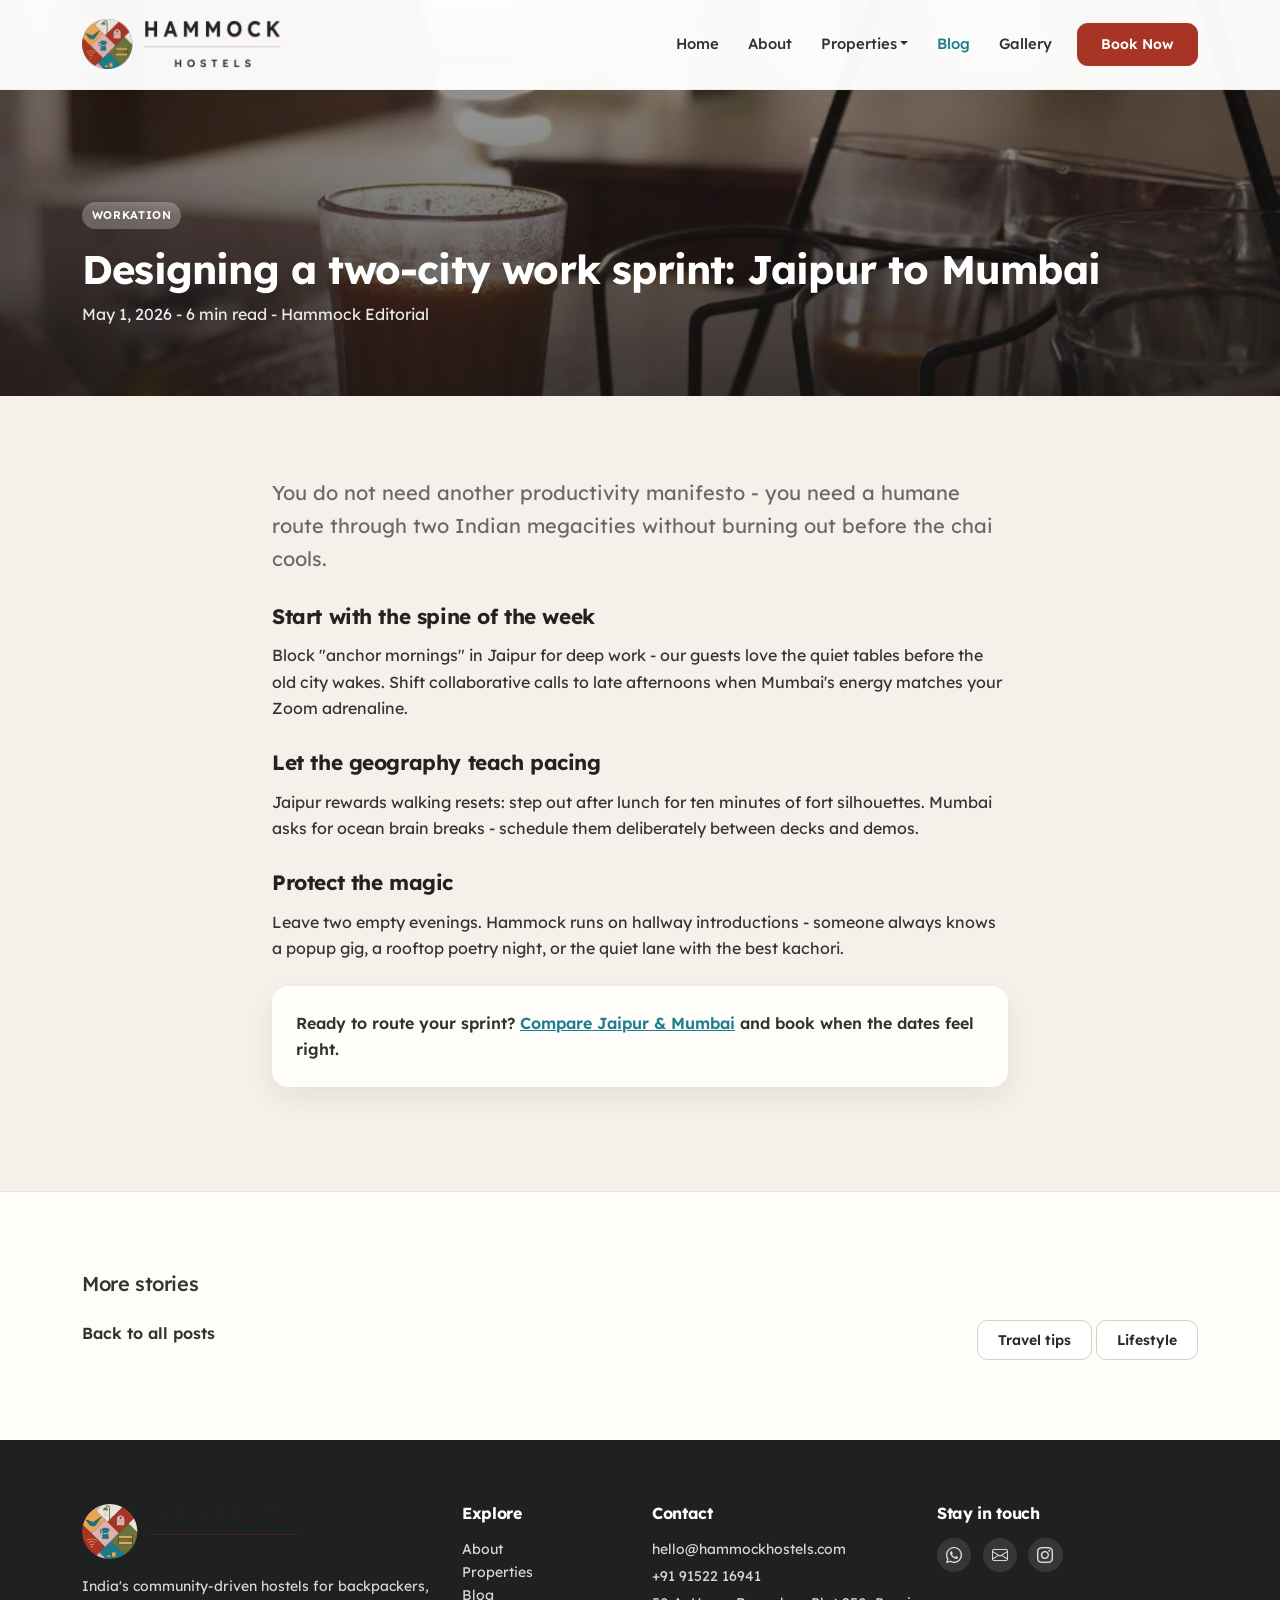
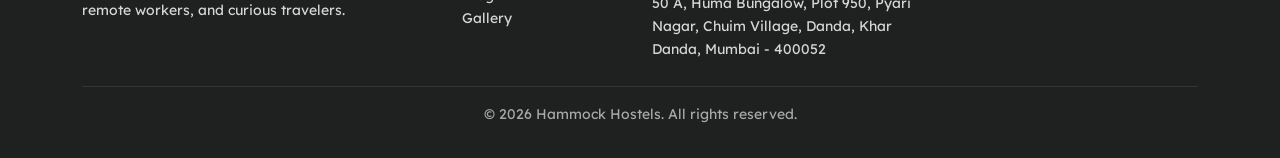
<file: blog-single.html>
<!DOCTYPE html>
<html lang="en">
  <head>
    <meta charset="utf-8" />
    <meta name="viewport" content="width=device-width, initial-scale=1" />
    <title>Designing a two-city work sprint: Jaipur to Mumbai | Hammock Hostels Blog</title>
    <meta
      name="description"
      content="Plan focused work blocks across Jaipur and Mumbai - routing tips, hostel rhythms, and how to leave space for unplanned magic."
    />
    <link
      href="https://cdn.jsdelivr.net/npm/bootstrap@5.3.3/dist/css/bootstrap.min.css"
      rel="stylesheet"
      integrity="sha384-QWTKZyjpPEjISv5WaRU9OFeRpok6YctnYmDr5pNlyT2bRjXh0JMhjY6hW+ALEwIH"
      crossorigin="anonymous"
    />
    <link
      rel="stylesheet"
      href="https://cdn.jsdelivr.net/npm/bootstrap-icons@1.11.3/font/bootstrap-icons.min.css"
    />
    <link rel="stylesheet" href="style.css" />
  </head>
  <body class="page-blog-single">
    <header>
      <nav
        class="navbar navbar-expand-lg fixed-top hh-navbar is-transparent"
        aria-label="Main"
      >
        <div class="container">
          <a class="navbar-brand d-flex align-items-center" href="index.html">
            <img
              class="hh-brand-logo"
              src="assets/logo/hammock-logo.png"
              width="180"
              height="44"
              alt="Hammock Hostels"
            />
          </a>
          <button
            class="navbar-toggler"
            type="button"
            data-bs-toggle="collapse"
            data-bs-target="#navMain"
            aria-controls="navMain"
            aria-expanded="false"
            aria-label="Toggle navigation"
          >
            <span class="navbar-toggler-icon"></span>
          </button>
          <div class="collapse navbar-collapse" id="navMain">
            <ul class="navbar-nav ms-auto align-items-lg-center gap-lg-1">
              <li class="nav-item"><a class="nav-link" href="index.html">Home</a></li>
              <li class="nav-item"><a class="nav-link" href="about.html">About</a></li>
              <li class="nav-item dropdown">
                <a
                  class="nav-link dropdown-toggle"
                  href="properties.html"
                  role="button"
                  data-bs-toggle="dropdown"
                  aria-expanded="false"
                  >Properties</a
                >
                <ul class="dropdown-menu">
                  <li><a class="dropdown-item" href="properties.html">All properties</a></li>
                  <li><a class="dropdown-item" href="jaipur.html">Jaipur</a></li>
                  <li><a class="dropdown-item" href="mumbai.html">Mumbai</a></li>
                </ul>
              </li>
              <li class="nav-item">
                <a class="nav-link active" aria-current="page" href="blog.html">Blog</a>
              </li>
              <li class="nav-item"><a class="nav-link" href="gallery.html">Gallery</a></li>
              <li class="nav-item ms-lg-2">
                <a
                  class="btn btn-cta btn-sm"
                  data-booking="true"
                  href="https://live.ipms247.com/booking/book-rooms-hammockhostels"
                  rel="noopener noreferrer"
                  >Book Now</a
                >
              </li>
            </ul>
          </div>
        </div>
      </nav>
    </header>

    <main>
      <section
        class="hh-page-hero"
        style="background-image: url('assets/images/xxmj7KS0LoXPkePjiauXX0Jj5c.jpg')"
      >
        <div class="container pb-4">
          <span class="hh-badge-cat" style="background: rgba(255,255,255,0.25); color: #fff"
            >Workation</span
          >
          <h1 class="display-6 fw-bold mt-3">
            Designing a two-city work sprint: Jaipur to Mumbai
          </h1>
          <p class="text-white mb-0" style="opacity: 0.9">May 1, 2026 - 6 min read - Hammock Editorial</p>
        </div>
      </section>

      <article class="section-padding">
        <div class="container">
          <div class="row justify-content-center">
            <div class="col-lg-8 hh-article-content">
              <p class="lead text-muted-custom">
                You do not need another productivity manifesto - you need a humane route through two
                Indian megacities without burning out before the chai cools.
              </p>
              <h2>Start with the spine of the week</h2>
              <p>
                Block "anchor mornings" in Jaipur for deep work - our guests love the quiet tables before
                the old city wakes. Shift collaborative calls to late afternoons when Mumbai's energy
                matches your Zoom adrenaline.
              </p>
              <h2>Let the geography teach pacing</h2>
              <p>
                Jaipur rewards walking resets: step out after lunch for ten minutes of fort silhouettes.
                Mumbai asks for ocean brain breaks - schedule them deliberately between decks and demos.
              </p>
              <h2>Protect the magic</h2>
              <p>
                Leave two empty evenings. Hammock runs on hallway introductions - someone always knows a
                popup gig, a rooftop poetry night, or the quiet lane with the best kachori.
              </p>
              <div class="p-4 rounded-section bg-white-soft shadow-soft my-4">
                <p class="mb-0 fw-semibold">
                  Ready to route your sprint?
                  <a href="properties.html" class="text-decoration-underline">Compare Jaipur &amp; Mumbai</a>
                  and book when the dates feel right.
                </p>
              </div>
            </div>
          </div>
        </div>
      </article>

      <section class="section-padding bg-white-soft border-top">
        <div class="container">
          <h2 class="h5 mb-4">More stories</h2>
          <div class="row g-4">
            <div class="col-md-6">
              <a href="blog.html" class="text-reset fw-semibold"
                >Back to all posts</a
              >
            </div>
            <div class="col-md-6 text-md-end">
              <a href="blog.html#travel" class="btn btn-outline-brand btn-sm">Travel tips</a>
              <a href="blog.html#lifestyle" class="btn btn-outline-brand btn-sm">Lifestyle</a>
            </div>
          </div>
        </div>
      </section>
    </main>

    <footer class="hh-footer">
      <div class="container">
        <div class="row g-4">
          <div class="col-lg-4">
            <img
              src="assets/logo/hammock-logo.png"
              alt="Hammock Hostels"
              style="height: 55px; width: auto; margin-bottom: 1rem"
            />
            <p class="small mb-0">
              India's community-driven hostels for backpackers, remote workers, and curious travelers.
            </p>
          </div>
          <div class="col-6 col-lg-2">
            <h5>Explore</h5>
            <ul class="list-unstyled small">
              <li><a href="about.html">About</a></li>
              <li><a href="properties.html">Properties</a></li>
              <li><a href="blog.html">Blog</a></li>
              <li><a href="gallery.html">Gallery</a></li>
            </ul>
          </div>
          <div class="col-6 col-lg-3">
            <h5>Contact</h5>
            <p class="small mb-1">
              <a href="mailto:hello@hammockhostels.com">hello@hammockhostels.com</a>
            </p>
            <p class="small mb-1">
              <a href="tel:+919152216941">+91 91522 16941</a>
            </p>
            <p class="small mb-0">
              50 A, Huma Bungalow, Plot 950, Pyari Nagar, Chuim Village, Danda, Khar Danda, Mumbai - 400052
            </p>
          </div>
          <div class="col-lg-3">
            <h5>Stay in touch</h5>
            <div class="hh-social">
              <a href="https://wa.me/919152216941" aria-label="WhatsApp"><i class="bi bi-whatsapp"></i></a>
              <a href="mailto:hello@hammockhostels.com" aria-label="Email"><i class="bi bi-envelope"></i></a>
              <a href="https://www.instagram.com/hammock.hostels/" aria-label="Instagram"
                ><i class="bi bi-instagram"></i
              ></a>
            </div>
          </div>
        </div>
        <hr class="border-secondary mt-4 mb-3 opacity-25" />
        <p class="small text-center mb-0 opacity-75">
          &copy; <span id="y"></span> Hammock Hostels. All rights reserved.
        </p>
      </div>
    </footer>

    <div class="hh-mobile-book">
      <a
        class="btn btn-cta"
        data-booking="true"
        href="https://live.ipms247.com/booking/book-rooms-hammockhostels"
        rel="noopener noreferrer"
        >Book Now</a
      >
    </div>

    <script>
      document.getElementById("y").textContent = new Date().getFullYear();
    </script>
    <script
      src="https://cdn.jsdelivr.net/npm/bootstrap@5.3.3/dist/js/bootstrap.bundle.min.js"
      integrity="sha384-YvpcrYf0tY3lHB60NNkmXc5s9fDVZLESaAA55NDzOxhy9GkcIdslK1eN7N6jIeHz"
      crossorigin="anonymous"
    ></script>
    <script src="main.js"></script>
  </body>
</html>
</file>
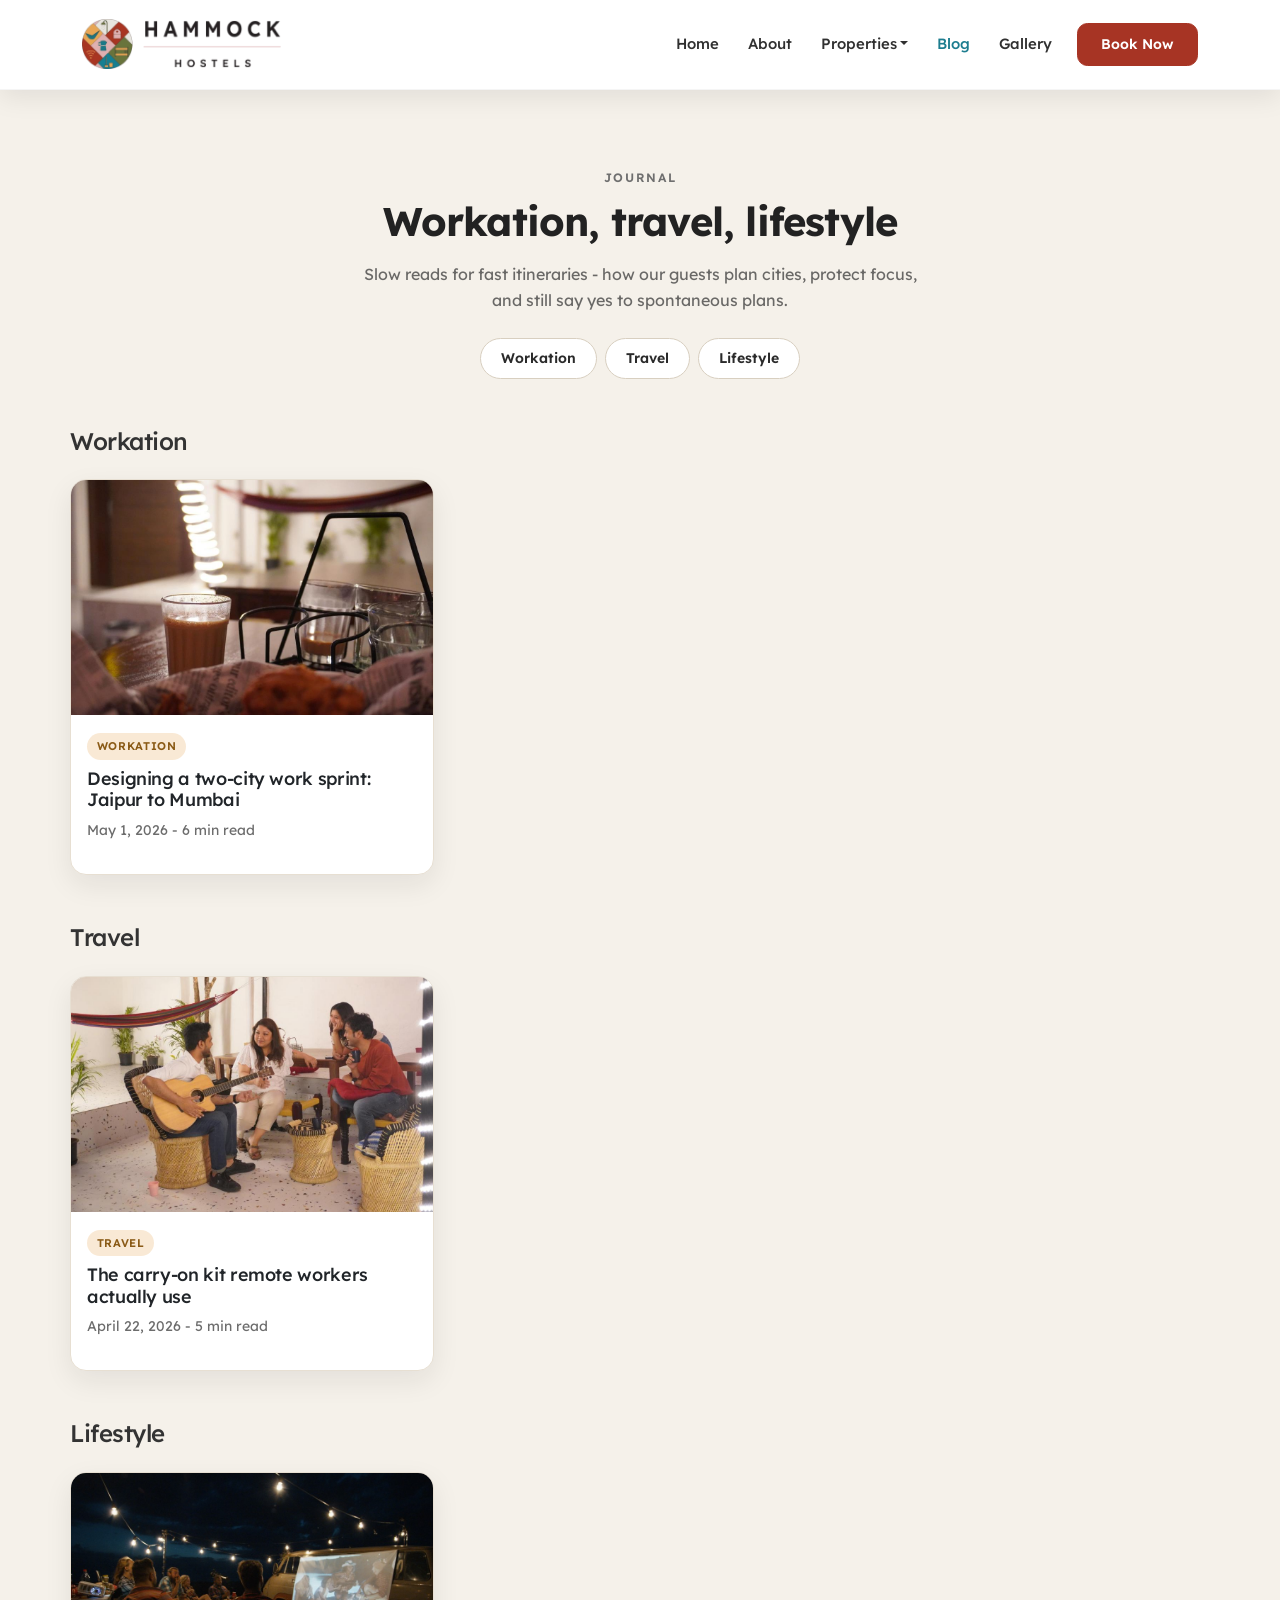
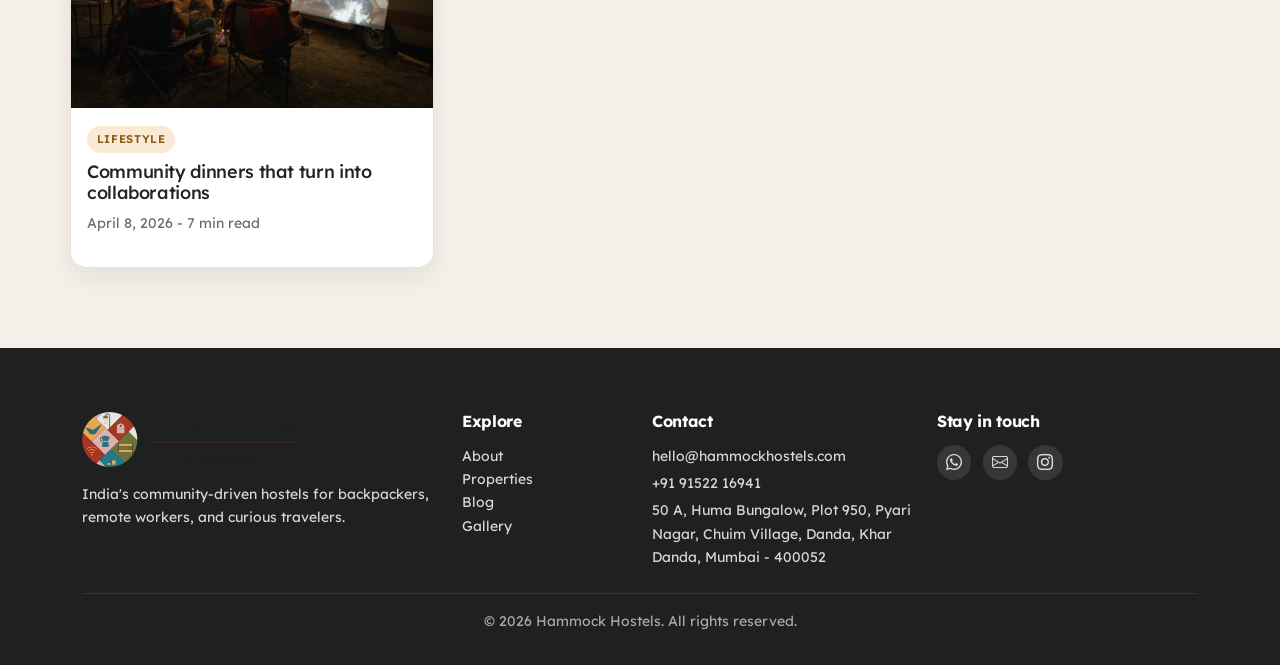
<file: blog.html>
<!DOCTYPE html>
<html lang="en">
  <head>
    <meta charset="utf-8" />
    <meta name="viewport" content="width=device-width, initial-scale=1" />
    <title>Blog | Workation, Travel &amp; Lifestyle - Hammock Hostels</title>
    <meta
      name="description"
      content="Ideas for workations, travel routines, and hostel life from Hammock Hostels - stories for digital nomads in Jaipur, Mumbai, and beyond."
    />
    <link
      href="https://cdn.jsdelivr.net/npm/bootstrap@5.3.3/dist/css/bootstrap.min.css"
      rel="stylesheet"
      integrity="sha384-QWTKZyjpPEjISv5WaRU9OFeRpok6YctnYmDr5pNlyT2bRjXh0JMhjY6hW+ALEwIH"
      crossorigin="anonymous"
    />
    <link
      rel="stylesheet"
      href="https://cdn.jsdelivr.net/npm/bootstrap-icons@1.11.3/font/bootstrap-icons.min.css"
    />
    <link rel="stylesheet" href="style.css" />
  </head>
  <body class="page-blog">
    <header>
      <nav class="navbar navbar-expand-lg fixed-top hh-navbar is-solid" aria-label="Main">
        <div class="container">
          <a class="navbar-brand d-flex align-items-center" href="index.html">
            <img
              class="hh-brand-logo"
              src="assets/logo/hammock-logo.png"
              width="180"
              height="44"
              alt="Hammock Hostels"
            />
          </a>
          <button
            class="navbar-toggler"
            type="button"
            data-bs-toggle="collapse"
            data-bs-target="#navMain"
            aria-controls="navMain"
            aria-expanded="false"
            aria-label="Toggle navigation"
          >
            <span class="navbar-toggler-icon"></span>
          </button>
          <div class="collapse navbar-collapse" id="navMain">
            <ul class="navbar-nav ms-auto align-items-lg-center gap-lg-1">
              <li class="nav-item"><a class="nav-link" href="index.html">Home</a></li>
              <li class="nav-item"><a class="nav-link" href="about.html">About</a></li>
              <li class="nav-item dropdown">
                <a
                  class="nav-link dropdown-toggle"
                  href="properties.html"
                  role="button"
                  data-bs-toggle="dropdown"
                  aria-expanded="false"
                  >Properties</a
                >
                <ul class="dropdown-menu">
                  <li><a class="dropdown-item" href="properties.html">All properties</a></li>
                  <li><a class="dropdown-item" href="jaipur.html">Jaipur</a></li>
                  <li><a class="dropdown-item" href="mumbai.html">Mumbai</a></li>
                </ul>
              </li>
              <li class="nav-item">
                <a class="nav-link active" aria-current="page" href="blog.html">Blog</a>
              </li>
              <li class="nav-item"><a class="nav-link" href="gallery.html">Gallery</a></li>
              <li class="nav-item ms-lg-2">
                <a
                  class="btn btn-cta btn-sm"
                  data-booking="true"
                  href="https://live.ipms247.com/booking/book-rooms-hammockhostels"
                  rel="noopener noreferrer"
                  >Book Now</a
                >
              </li>
            </ul>
          </div>
        </div>
      </nav>
    </header>

    <main style="padding-top: 5.5rem">
      <section class="container section-padding">
        <div class="text-center mb-5">
          <p class="section-label">Journal</p>
          <h1 class="mb-3">Workation, travel, lifestyle</h1>
          <p class="text-muted-custom mx-auto mb-4" style="max-width: 36rem">
            Slow reads for fast itineraries - how our guests plan cities, protect focus, and still say
            yes to spontaneous plans.
          </p>
          <div class="d-flex flex-wrap justify-content-center gap-2">
            <a class="btn btn-sm btn-outline-brand rounded-pill" href="#workation">Workation</a>
            <a class="btn btn-sm btn-outline-brand rounded-pill" href="#travel">Travel</a>
            <a class="btn btn-sm btn-outline-brand rounded-pill" href="#lifestyle">Lifestyle</a>
          </div>
        </div>

        <h2 class="h4 mb-4" id="workation">Workation</h2>
        <div class="row g-4 mb-5">
          <div class="col-md-4">
            <article class="card hh-card hh-blog-card h-100">
              <img
                class="card-img-top"
                src="assets/images/xxmj7KS0LoXPkePjiauXX0Jj5c.jpg"
                alt="Laptop on a wooden table in a sunlit hostel"
              />
              <div class="card-body">
                <span class="hh-badge-cat">Workation</span>
                <h3 class="h5 card-title mt-2">
                  <a class="text-reset stretched-link" href="blog-single.html"
                    >Designing a two-city work sprint: Jaipur to Mumbai</a
                  >
                </h3>
                <p class="text-muted-custom small">May 1, 2026 - 6 min read</p>
              </div>
            </article>
          </div>
        </div>

        <h2 class="h4 mb-4" id="travel">Travel</h2>
        <div class="row g-4 mb-5">
          <div class="col-md-4">
            <article class="card hh-card hh-blog-card h-100">
              <img
                class="card-img-top"
                src="assets/images/ycxP3JnyGWQbkcDd8PyCJf17eW0.jpg"
                alt="Backpack and travel journal on a bed"
              />
              <div class="card-body">
                <span class="hh-badge-cat">Travel</span>
                <h3 class="h5 card-title mt-2">
                  <a class="text-reset stretched-link" href="blog-single.html"
                    >The carry-on kit remote workers actually use</a
                  >
                </h3>
                <p class="text-muted-custom small">April 22, 2026 - 5 min read</p>
              </div>
            </article>
          </div>
        </div>

        <h2 class="h4 mb-4" id="lifestyle">Lifestyle</h2>
        <div class="row g-4">
          <div class="col-md-4">
            <article class="card hh-card hh-blog-card h-100">
              <img
                class="card-img-top"
                src="assets/images/6kGs9OCfbvsgcKyuMtKXhZq6fUs.jpg"
                alt="Guests laughing together in a hammock hostel lounge"
              />
              <div class="card-body">
                <span class="hh-badge-cat">Lifestyle</span>
                <h3 class="h5 card-title mt-2">
                  <a class="text-reset stretched-link" href="blog-single.html"
                    >Community dinners that turn into collaborations</a
                  >
                </h3>
                <p class="text-muted-custom small">April 8, 2026 - 7 min read</p>
              </div>
            </article>
          </div>
        </div>
      </section>
    </main>

    <footer class="hh-footer">
      <div class="container">
        <div class="row g-4">
          <div class="col-lg-4">
            <img
              src="assets/logo/hammock-logo.png"
              alt="Hammock Hostels"
              style="height: 55px; width: auto; margin-bottom: 1rem"
            />
            <p class="small mb-0">
              India's community-driven hostels for backpackers, remote workers, and curious travelers.
            </p>
          </div>
          <div class="col-6 col-lg-2">
            <h5>Explore</h5>
            <ul class="list-unstyled small">
              <li><a href="about.html">About</a></li>
              <li><a href="properties.html">Properties</a></li>
              <li><a href="blog.html">Blog</a></li>
              <li><a href="gallery.html">Gallery</a></li>
            </ul>
          </div>
          <div class="col-6 col-lg-3">
            <h5>Contact</h5>
            <p class="small mb-1">
              <a href="mailto:hello@hammockhostels.com">hello@hammockhostels.com</a>
            </p>
            <p class="small mb-1">
              <a href="tel:+919152216941">+91 91522 16941</a>
            </p>
            <p class="small mb-0">
              50 A, Huma Bungalow, Plot 950, Pyari Nagar, Chuim Village, Danda, Khar Danda, Mumbai - 400052
            </p>
          </div>
          <div class="col-lg-3">
            <h5>Stay in touch</h5>
            <div class="hh-social">
              <a href="https://wa.me/919152216941" aria-label="WhatsApp"><i class="bi bi-whatsapp"></i></a>
              <a href="mailto:hello@hammockhostels.com" aria-label="Email"><i class="bi bi-envelope"></i></a>
              <a href="https://www.instagram.com/hammock.hostels/" aria-label="Instagram"
                ><i class="bi bi-instagram"></i
              ></a>
            </div>
          </div>
        </div>
        <hr class="border-secondary mt-4 mb-3 opacity-25" />
        <p class="small text-center mb-0 opacity-75">
          &copy; <span id="y"></span> Hammock Hostels. All rights reserved.
        </p>
      </div>
    </footer>

    <div class="hh-mobile-book">
      <a
        class="btn btn-cta"
        data-booking="true"
        href="https://live.ipms247.com/booking/book-rooms-hammockhostels"
        rel="noopener noreferrer"
        >Book Now</a
      >
    </div>

    <script>
      document.getElementById("y").textContent = new Date().getFullYear();
    </script>
    <script
      src="https://cdn.jsdelivr.net/npm/bootstrap@5.3.3/dist/js/bootstrap.bundle.min.js"
      integrity="sha384-YvpcrYf0tY3lHB60NNkmXc5s9fDVZLESaAA55NDzOxhy9GkcIdslK1eN7N6jIeHz"
      crossorigin="anonymous"
    ></script>
    <script src="main.js"></script>
  </body>
</html>
</file>
<file: style.css>
/* Stable UI reset for Hammock pages */

@font-face {
  font-family: "Lexend Deca";
  src: url("assets/fonts/lexend-deca/LexendDeca-Regular.ttf") format("truetype");
  font-weight: 400;
  font-style: normal;
  font-display: swap;
}
@font-face {
  font-family: "Lexend Deca";
  src: url("assets/fonts/lexend-deca/LexendDeca-Medium.ttf") format("truetype");
  font-weight: 500;
  font-style: normal;
  font-display: swap;
}
@font-face {
  font-family: "Lexend Deca";
  src: url("assets/fonts/lexend-deca/LexendDeca-SemiBold.ttf") format("truetype");
  font-weight: 600;
  font-style: normal;
  font-display: swap;
}
@font-face {
  font-family: "Lexend Deca";
  src: url("assets/fonts/lexend-deca/LexendDeca-Bold.ttf") format("truetype");
  font-weight: 700;
  font-style: normal;
  font-display: swap;
}

:root {
  --hh-primary: #1d7d8f;
  --hh-secondary: #68733d;
  --hh-cta: #a73424;
  --hh-accent: #e6a452;
  --hh-bg: #f5f1ea;
  --hh-text: #333333;
  --hh-white: #ffffff;
  --hh-border: #e7dfd2;
  --hh-radius: 1rem;
  --hh-shadow: 0 10px 28px rgba(24, 24, 24, 0.08);
  --hh-font: "Lexend Deca", system-ui, -apple-system, sans-serif;
}

* { box-sizing: border-box; }

html { scroll-behavior: smooth; }

body {
  margin: 0;
  font-family: var(--hh-font);
  color: var(--hh-text);
  background: var(--hh-bg);
  line-height: 1.65;
}

h1,h2,h3,h4,h5,h6 {
  font-weight: 700;
  color: #222;
  letter-spacing: -0.02em;
}

a { color: var(--hh-primary); text-decoration: none; }
a:hover { color: #155f6d; }

.text-muted-custom { color: rgba(51, 51, 51, 0.72) !important; }

.section-padding { padding: 5rem 0; }

.section-label {
  font-size: 0.76rem;
  font-weight: 600;
  text-transform: uppercase;
  letter-spacing: 0.14em;
  color: #6f6f6f;
  margin-bottom: 0.55rem;
}

.bg-white-soft { background: #fffdf9; }
.rounded-section { border-radius: var(--hh-radius); }
.shadow-soft { box-shadow: var(--hh-shadow); }

/* Buttons */
.btn-cta {
  --bs-btn-bg: var(--hh-cta);
  --bs-btn-border-color: var(--hh-cta);
  --bs-btn-hover-bg: #8f2b1d;
  --bs-btn-hover-border-color: #8f2b1d;
  --bs-btn-color: #fff;
  --bs-btn-hover-color: #fff;
  border-radius: 0.65rem;
  font-weight: 600;
  padding: 0.64rem 1.45rem;
}

.btn-outline-brand {
  border: 1px solid #d8cfc0;
  color: #2a2a2a;
  background: #fff;
  border-radius: 0.65rem;
  font-weight: 600;
  padding: 0.56rem 1.25rem;
}

.btn-outline-brand:hover {
  color: #fff;
  background: var(--hh-primary);
  border-color: var(--hh-primary);
}

/* Navbar */
.hh-navbar,
.hh-navbar.is-transparent,
.hh-navbar.is-solid {
  padding: 0.9rem 0;
  background: rgba(255,255,255,0.97) !important;
  border-bottom: 1px solid rgba(0,0,0,0.04);
  box-shadow: 0 8px 24px rgba(0,0,0,0.08);
}

.hh-brand-logo {
  height: 50px;
  width: auto;
  filter: none !important;
}

.hh-navbar .nav-link {
  color: #303030;
  font-size: 0.93rem;
  font-weight: 500;
  padding: 0.46rem 0.78rem !important;
}

.hh-navbar .nav-link:hover,
.hh-navbar .nav-link.active { color: var(--hh-primary) !important; }

.hh-navbar .navbar-toggler { border-color: rgba(29,125,143,0.35); }

.hh-navbar .dropdown-menu {
  border: 1px solid var(--hh-border);
  border-radius: 0.8rem;
  padding: 0.42rem;
  box-shadow: 0 16px 34px rgba(16,16,16,0.12);
}

.hh-navbar .dropdown-item {
  border-radius: 0.55rem;
  font-size: 0.88rem;
  padding: 0.48rem 0.72rem;
}

.hh-navbar .dropdown-item:hover,
.hh-navbar .dropdown-item.active {
  background: rgba(29,125,143,0.1);
  color: var(--hh-primary);
}

@media (min-width: 992px) {
  .hh-navbar .dropdown:hover > .dropdown-menu {
    display: block;
    margin-top: 0;
  }
}

/* Hero */
.hh-hero {
  position: relative;
  min-height: 88vh;
  display: flex;
  align-items: center;
  padding: 8rem 0 5rem;
  background-size: cover;
  background-position: center;
}

.hh-hero::before {
  content: "";
  position: absolute;
  inset: 0;
  background: linear-gradient(120deg, rgba(18,18,18,0.68), rgba(18,18,18,0.42));
}

.hh-hero-inner { position: relative; z-index: 1; }

.hh-hero h1 { color: #fff; font-size: clamp(2rem, 4.8vw, 3.4rem); }
.hh-hero .lead { color: rgba(255,255,255,0.9); max-width: 42ch; }

.hh-hero-panel {
  background: #fff;
  border: 1px solid var(--hh-border);
  border-radius: 0.9rem;
  padding: 1.2rem;
  box-shadow: 0 20px 38px rgba(0,0,0,0.15);
}

.hh-hero-panel h3 { font-size: 1.05rem; margin-bottom: 0.6rem; }
.hh-hero-panel ul { padding-left: 1rem; margin-bottom: 1rem; }
.hh-hero-panel li { margin-bottom: 0.35rem; font-size: 0.92rem; }

.hh-page-hero {
  position: relative;
  min-height: 44vh;
  display: flex;
  align-items: flex-end;
  padding: 7.2rem 0 2.8rem;
  background-size: cover;
  background-position: center;
}

.hh-page-hero::before {
  content: "";
  position: absolute;
  inset: 0;
  background: linear-gradient(to top, rgba(20,20,20,0.74), rgba(20,20,20,0.35));
}

.hh-page-hero .container { position: relative; z-index: 1; }
.hh-page-hero h1,
.hh-page-hero p { color: #fff; }

/* Metrics */
.hh-metric {
  background: #fff;
  border: 1px solid var(--hh-border);
  border-radius: 0.9rem;
  text-align: center;
  padding: 1rem 0.8rem;
  height: 100%;
}

.hh-metric .value { font-size: 1.3rem; font-weight: 700; }
.hh-metric .label { font-size: 0.84rem; color: #6b6b6b; }

/* Cards and sections */
.hh-card {
  background: #fff;
  border: 1px solid var(--hh-border);
  border-radius: var(--hh-radius);
  box-shadow: var(--hh-shadow);
  overflow: hidden;
  height: 100%;
  transition: transform 0.24s ease;
}

.hh-card:hover { transform: translateY(-4px); }

.hh-card .card-img-top {
  height: 235px;
  object-fit: cover;
}

.hh-icon-circle {
  width: 3.1rem;
  height: 3.1rem;
  border-radius: 50%;
  display: flex;
  align-items: center;
  justify-content: center;
  font-size: 1.28rem;
  background: rgba(29,125,143,0.12);
  color: var(--hh-primary);
  margin-bottom: 0.9rem;
}

.hh-stat { font-size: 2rem; font-weight: 700; color: var(--hh-primary); }

.testimonial-card {
  border: 1px solid var(--hh-border);
  border-radius: var(--hh-radius);
  background: #fff;
  padding: 1.4rem;
  height: 100%;
}

.testimonial-card blockquote { font-size: 0.96rem; margin-bottom: 0.85rem; }
.testimonial-card cite { font-style: normal; font-weight: 600; color: #666; }

/* Gallery preview */
.hh-bento {
  display: grid;
  gap: 1rem;
  grid-template-columns: repeat(4, 1fr);
  grid-auto-rows: 140px;
}

.hh-bento-item { border-radius: 12px; overflow: hidden; }
.hh-bento-item img { width: 100%; height: 100%; object-fit: cover; }
.hh-bento .span-2 { grid-column: span 2; }
.hh-bento .span-2-row { grid-row: span 2; }

/* Full gallery */
.hh-gallery-grid {
  column-count: 3;
  column-gap: 1rem;
}

.hh-gallery-grid .g-item {
  display: inline-block;
  width: 100%;
  margin-bottom: 1rem;
  border-radius: 12px;
  overflow: hidden;
  border: 1px solid var(--hh-border);
  background: #fff;
}

.hh-gallery-grid img {
  width: 100%;
  height: auto;
  display: block;
}

/* CTA */
.hh-cta-band {
  background: linear-gradient(135deg, #1f2a31 0%, #2d3b43 100%);
  color: #fff;
  border-radius: 12px;
  padding: 3.2rem 1.25rem;
}

.hh-cta-band h2,
.hh-cta-band p { color: #fff; }

/* Blog */
.hh-blog-card .card-title { font-size: 1.12rem; }

.hh-badge-cat {
  display: inline-block;
  font-size: 0.7rem;
  font-weight: 600;
  text-transform: uppercase;
  letter-spacing: 0.06em;
  background: rgba(230,164,82,0.24);
  color: #8a5a16;
  padding: 0.25rem 0.6rem;
  border-radius: 999px;
}

.hh-article-content h2 {
  margin-top: 1.8rem;
  margin-bottom: 0.85rem;
  font-size: 1.3rem;
}

.hh-map-wrap {
  border-radius: 12px;
  overflow: hidden;
  border: 1px solid var(--hh-border);
  box-shadow: var(--hh-shadow);
}

.hh-map-wrap iframe {
  width: 100%;
  height: 360px;
  border: 0;
  display: block;
}

/* Footer */
.hh-footer {
  background: #1f2020;
  color: rgba(255,255,255,0.82);
  padding: 4rem 0 2rem;
}

.hh-footer h5 { color: #fff; font-size: 1rem; margin-bottom: 0.9rem; }
.hh-footer a { color: rgba(255,255,255,0.82); }
.hh-footer a:hover { color: var(--hh-accent); }

.hh-social a {
  width: 2.15rem;
  height: 2.15rem;
  display: inline-flex;
  align-items: center;
  justify-content: center;
  border-radius: 50%;
  background: rgba(255,255,255,0.1);
  margin-right: 0.45rem;
}

.hh-social a:hover { background: var(--hh-primary); color: #fff; }

/* Sticky mobile booking */
.hh-mobile-book {
  display: none;
  position: fixed;
  left: 0;
  right: 0;
  bottom: 0;
  z-index: 1040;
  padding: 10px 12px calc(10px + env(safe-area-inset-bottom));
  background: rgba(255,255,255,0.97);
  box-shadow: 0 -4px 16px rgba(0,0,0,0.12);
}

.hh-mobile-book .btn-cta { width: 100%; }

@media (max-width: 991px) {
  .hh-gallery-grid { column-count: 2; }
  .hh-bento {
    grid-template-columns: repeat(2, 1fr);
    grid-auto-rows: 120px;
  }
}

@media (max-width: 767px) {
  .section-padding { padding: 4rem 0; }
  .hh-mobile-book { display: block; }
  body { padding-bottom: 74px; }
}

@media (max-width: 575px) {
  .hh-gallery-grid { column-count: 1; }
  .hh-bento {
    grid-template-columns: 1fr;
    grid-auto-rows: 200px;
  }
  .hh-bento .span-2,
  .hh-bento .span-2-row {
    grid-column: span 1;
    grid-row: span 1;
  }
}
</file>
